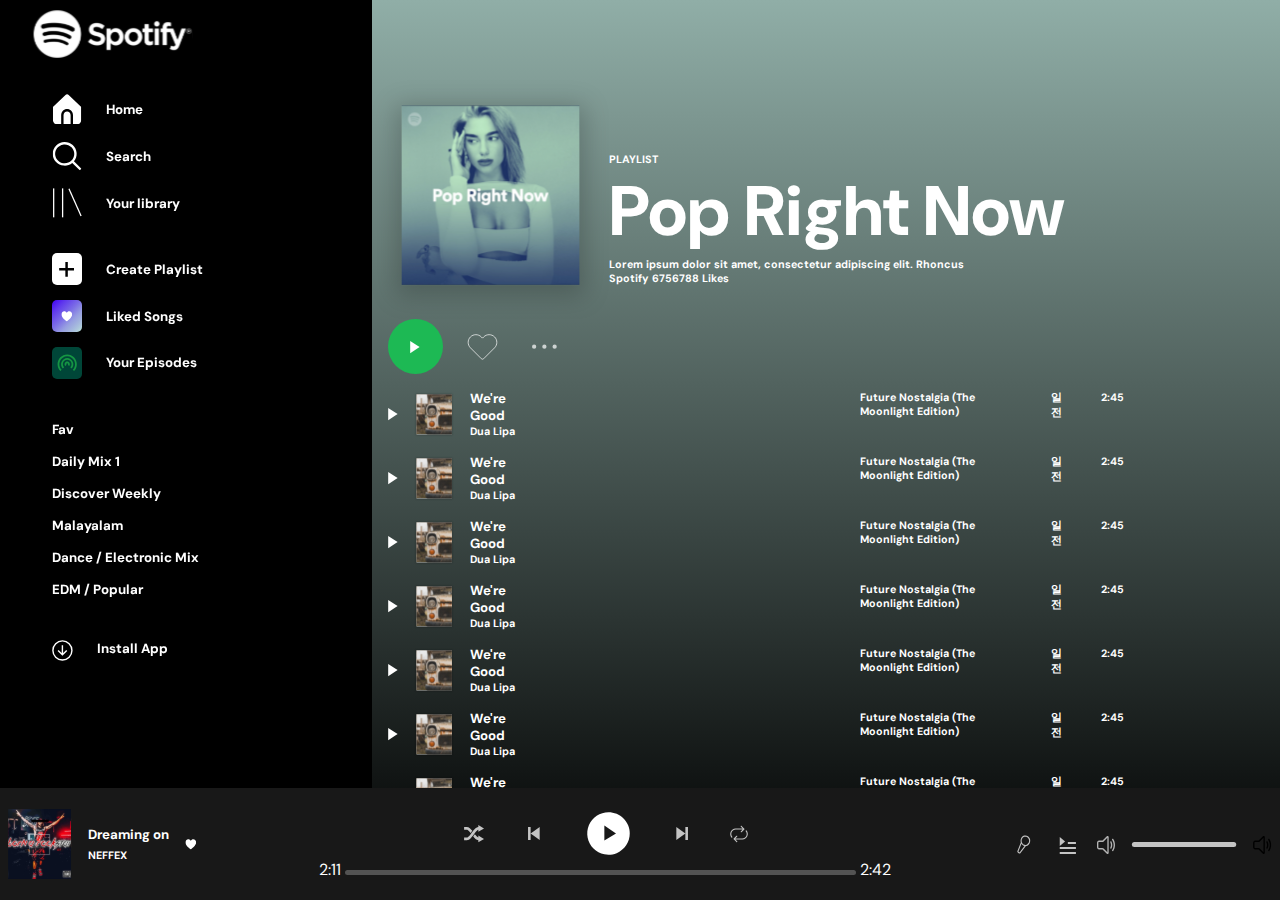
<file: library.html>
<!DOCTYPE html>
<html lang="en">

<head>
    <meta charset="UTF-8">
    <meta name="viewport" content="width=device-width, initial-scale=1.0">
    <title>Spotify</title>
    <link rel="stylesheet" href="library-style.css">
</head>

<body>
    <div class="left-section">
        <img src="./assets/logo.svg" alt="">
        <div class="left-opt-top">
            <div class="nav-link">
                <img src="./assets/home-logo.svg" alt="">
                <h5>Home</h5>
            </div>
            <div class="nav-link">
                <img src="./assets/search-logo.svg" alt="">
                <h5>Search</h5>
            </div>
            <div class="nav-link">
                <img src="./assets/library-logo.svg" alt="">
                <h5><a href="library.html" style="text-decoration: none;">Your library</a></h5>
            </div>
        </div>
        <div class="left-opt-mid">
            <div class="nav-link">
                <div class="icon-div" style="background-color: white;"><img src="./assets/create.svg" alt=""></div>
                <h5>Create Playlist</h5>
            </div>
            <div class="nav-link">
                <div class="icon-div" style="background: linear-gradient(135deg, #4000F4 0%, #603AED 22.48%, #7C6EE6 46.93%, #979FE1 65.71%, #A2B3DE 77.68%, #ADC8DC 88.93%, #C0ECD7 100%);
                "><img src="./assets/liked.svg" alt=""></div>
                <h5>Liked Songs</h5>
            </div>
            <div class="nav-link">
                <div class="icon-div" style="background: #004638;"><img src="./assets/your.svg" alt=""></div>
                <h5>Your Episodes</h5>
            </div>
        </div>
        <div class="left-opt-bottom">
            <h5>Fav</h5>
            <h5>Daily Mix 1</h5>
            <h5>Discover Weekly</h5>
            <h5>Malayalam</h5>
            <h5>Dance / Electronic Mix</h5>
            <h5>EDM / Popular</h5>
        </div>
        <div class="install-app">
            <img src="./assets/install.svg" alt="">
            <h5>Install App</h5>
        </div>
    </div>
    <div class="main-body">
        <div class="upper-div">
            <img src="./assets/library-img.svg" height="239px" alt="">
            <div>
                <h6>PLAYLIST</h6>
                <h1>Pop Right Now</h1>
                <h6>Lorem ipsum dolor sit amet, consectetur adipiscing elit. Rhoncus</h6>
                <h6>Spotify 6756788 Likes</h6>
            </div>
        </div>
        <div class="library-songs-div">
            <div class="library-icons">
                <div><img src="./assets/player-icon.svg" alt=""></div>
                <img src="./assets/wishlist.svg" alt="">
                <img src="./assets/more.svg" alt="">
            </div>
        </div>
        <div class="song-list" >
            <div class="playing-songs">
                <div class="playing-song">
                    <img src="./assets/player-icon.svg" class="icon" alt="">
                    <img src="./assets/song-image1.svg" class="img" alt="">
                    <div class="song-info">
                        <h5>We're Good</h5>
                        <h6>Dua Lipa</h6>
                    </div>
                    <h6>Future Nostalgia (The Moonlight Edition)</h6>
                    <h6>일 전</h6>
                    <h6>2:45</h6>

                </div>
                <div class="playing-song">
                    <img src="./assets/player-icon.svg" class="icon" alt="">
                    <img src="./assets/song-image1.svg" class="img" alt="">
                    <div class="song-info">
                        <h5>We're Good</h5>
                        <h6>Dua Lipa</h6>
                    </div>
                    <h6>Future Nostalgia (The Moonlight Edition)</h6>
                    <h6>일 전</h6>
                    <h6>2:45</h6>

                </div>
                <div class="playing-song">
                    <img src="./assets/player-icon.svg" class="icon" alt="">
                    <img src="./assets/song-image1.svg" class="img" alt="">
                    <div class="song-info">
                        <h5>We're Good</h5>
                        <h6>Dua Lipa</h6>
                    </div>
                    <h6>Future Nostalgia (The Moonlight Edition)</h6>
                    <h6>일 전</h6>
                    <h6>2:45</h6>

                </div>
                <div class="playing-song">
                    <img src="./assets/player-icon.svg" class="icon" alt="">
                    <img src="./assets/song-image1.svg" class="img" alt="">
                    <div class="song-info">
                        <h5>We're Good</h5>
                        <h6>Dua Lipa</h6>
                    </div>
                    <h6>Future Nostalgia (The Moonlight Edition)</h6>
                    <h6>일 전</h6>
                    <h6>2:45</h6>

                </div>
                <div class="playing-song">
                    <img src="./assets/player-icon.svg" class="icon" alt="">
                    <img src="./assets/song-image1.svg" class="img" alt="">
                    <div class="song-info">
                        <h5>We're Good</h5>
                        <h6>Dua Lipa</h6>
                    </div>
                    <h6>Future Nostalgia (The Moonlight Edition)</h6>
                    <h6>일 전</h6>
                    <h6>2:45</h6>

                </div>
                <div class="playing-song">
                    <img src="./assets/player-icon.svg" class="icon" alt="">
                    <img src="./assets/song-image1.svg" class="img" alt="">
                    <div class="song-info">
                        <h5>We're Good</h5>
                        <h6>Dua Lipa</h6>
                    </div>
                    <h6>Future Nostalgia (The Moonlight Edition)</h6>
                    <h6>일 전</h6>
                    <h6>2:45</h6>

                </div>
                <div class="playing-song">
                    <img src="./assets/player-icon.svg" class="icon" alt="">
                    <img src="./assets/song-image1.svg" class="img" alt="">
                    <div class="song-info">
                        <h5>We're Good</h5>
                        <h6>Dua Lipa</h6>
                    </div>
                    <h6>Future Nostalgia (The Moonlight Edition)</h6>
                    <h6>일 전</h6>
                    <h6>2:45</h6>

                </div>
                <div class="playing-song">
                    <img src="./assets/player-icon.svg" class="icon" alt="">
                    <img src="./assets/song-image1.svg" class="img" alt="">
                    <div class="song-info">
                        <h5>We're Good</h5>
                        <h6>Dua Lipa</h6>
                    </div>
                    <h6>Future Nostalgia (The Moonlight Edition)</h6>
                    <h6>일 전</h6>
                    <h6>2:45</h6>

                </div>
            </div>
        </div>
    </div>

    <div class="player-div">
        <div class="left">
            <img src="./assets/thumb.svg" alt="">
            <div>
                <div>
                    <h5 style="margin-bottom: 0.3rem;">Dreaming on</h5>
                    <h6>NEFFEX</h6>
                </div>
                <img style="color: green;" src="./assets/liked.svg" alt="">
            </div>
        </div>
        <div class="mid">
            <div class="icons">
                <img src="./assets/shuffle.svg" alt="">
                <img src="./assets/prev.svg" alt="">
                <img src="./assets/play.svg" alt="">
                <img src="./assets/next.svg" alt="">
                <img src="./assets/loop.svg" alt="">
            </div>
            <div class="line">
                <span>2:11</span>
                <img src="./assets/line.svg" alt="">
                <span>2:42</span>
            </div>
        </div>
        <div class="right">
            <img src="./assets/mic.svg" alt="">
            <img src="./assets/save.svg" alt="">
            <img src="./assets/vol.svg" alt="">
            <img src="./assets/vol-bar.svg" alt="">
            <img src="./assets/expand.svg" alt="">
        </div>
    </div>
</body>

</html>
</file>
<file: library-style.css>
@import url('https://fonts.googleapis.com/css2?family=DM+Sans:opsz,wght@9..40,200;9..40,300;9..40,400;9..40,500;9..40,600;9..40,700&family=Poppins:wght@200;300;400&display=swap');

* {
    margin: 0;
    padding: 0;
    font-family: 'DM Sans', sans-serif;
    box-sizing: border-box;
    color: white;
}

body {
    background-color: black;
}

.left-section {
    width: 371.801px;
    height: 100vh;
    position: fixed;
    top: 0;
    flex-shrink: 0;
    padding-left: 2rem;
}

.left-section>img {
    margin-block: 0.6rem;
    height: 3rem;
}

.left-opt-top {
    margin-top: 1rem;
    margin-bottom: 1.5rem;
}

.left-opt-top>div,
.left-opt-mid>div {
    display: flex;
    align-items: center;
    margin-bottom: 0.3rem;
    padding: 5px 20px;
    border-radius: 6px;
    cursor: pointer;
}

.icon-div {
    width: 29.645px;
    height: 32.116px;
    flex-shrink: 0;
    margin-right: 1.5rem;
    display: flex;
    justify-content: center;
    align-items: center;
    border-radius: 5px;
}

.left-opt-top>div>img {
    width: 29.645px;
    height: 32.116px;
    flex-shrink: 0;
    margin-right: 1.5rem;
}

.nav-link:hover {
    background: #282828;
    border-radius: 6px;
}

.left-opt-bottom {
    margin-block: 2rem;
}

.left-opt-bottom>h5 {
    padding: 5px 20px;
    border-radius: 6px;
    margin-bottom: 5px;
}

.install-app {
    display: flex;
    padding: 5px 20px;
}

.install-app>img {
    margin-right: 1.5rem;
    height: 1.3rem;
}

/* main body */
.main-body {
    width: 100%;
    position: absolute;
    top: 0;
    left: 371.801px;
    padding-right: 8rem;
    overflow-y: auto;
    background: linear-gradient(180deg, #90AEA7 0%, #000 100%);
}
.upper-div {
    padding-bottom: 10rem;
    padding-top: 5rem;
    width: 100%;
    display: flex;
    align-items: end;
}
.upper-div>div>h1 {
    font-size: 70px;
    font-weight: 800;
}
.upper-div>div {
    margin-bottom: 2.1rem;
}
.library-songs-div {
    margin-top: -10rem;
    background-color: transparent;
}
.library-songs-div{
    position: relative;
    z-index: 2;
}
.library-icons {
    padding-left: 1rem;
    display: flex;
    gap: 1rem;
}
.library-icons>div {
    height: 55px;
    width: 55px;
    background-color: rgb(29, 185, 84, 1);
    border-radius: 50%;
    display: flex;
    justify-content: center;
    align-items: center;
}
/* song */
.heading {
    display: flex;
}
.playing-song {
    display: flex;
    width: 60vw;
}
.playing-songs {
    display: flex;
    flex-direction: column;
    margin-top: 1rem;
    gap: 1rem;
}
.song-info {
    display: flex;
    flex-direction: column;
    margin-right: 20rem;
}
.playing-song>h6 {
    margin-inline: 1rem;
}
.playing-song>.icon {
    margin-inline: 1rem;
}
.playing-song>.img {
    margin-right: 1rem;
}

.main-body>h2 {
    margin-top: 1.2rem;
    margin-bottom: 1rem;
}

.main-body>h3 {
    margin-top: 1rem;
    margin-bottom: 2rem;
}

.my-playlists {
    display: flex;
    flex-wrap: wrap;
    gap: 1rem;
}

.playlist {
    display: flex;
    justify-content: start;
    align-items: center;
    width: 20vw;
    /* min-width: 20rem; */
    border-radius: 4px;
    background: #303030;
}

.img-container {
    width: 60px;
    height: 60px;
    display: flex;
    justify-content: center;
    align-items: center;
    margin-right: 1rem;
}

.img-container>img {
    object-fit: cover;
}

.main-body-top {
    display: flex;
    justify-content: space-between;
}

.arrows {
    display: flex;
    justify-content: space-between;
    width: 5rem;
}

.arrows>div {
    background-color: #131313;
    border-radius: 50%;
    height: 2rem;
    width: 2rem;
    display: flex;
    justify-content: center;
    align-items: center;
}

.profile {
    display: flex;
    align-items: center;
    gap: 5px;
    border-radius: 33px;
    background: #0A0A0A;
    width: fit-content;
    padding: 1px 7px;
}

.songs {
    display: flex;
    flex-wrap: wrap;
    gap: 1rem;
}

.song {
    width: 15vw;
    background: #181818;
    border-radius: 5px;
    /* min-width: 10rem; */
    display: flex;
    flex-direction: column;
    justify-content: flex-start;
    padding-top: 20px;
    padding-inline: 10px;
    cursor: pointer;

}

.song:hover {
    background-color: #2f2f2f;
}

.song>h4 {
    color: #FFF;
    font-family: DM Sans;
    font-size: 21px;
    font-style: normal;
    font-weight: 500;
    line-height: normal;
    letter-spacing: -0.42px;
    font-size: 1.2rem;
    margin-top: 12px;
}

.song>p {
    color: #B3B3B3;
    font-family: DM Sans;
    font-size: 15px;
    font-style: normal;
    font-weight: 500;
    line-height: normal;
    letter-spacing: 0.15px;
}

.player-div {
    position: fixed;
    bottom: 0;
    height: 112px;
    padding: 0.5rem;
    width: 100%;
    display: flex;
    align-items: center;
    background: #181818;
}
body::-webkit-scrollbar{
    display: none;
}
.main-body::-webkit-scrollbar{
    width: 10px;
    /* color: blue; */
}
.main-body::-webkit-scrollbar-thumb{
    background-color: rgba(255, 255, 255, 0.112);
}
.main-body::-webkit-scrollbar-thumb:hover{
    background-color: rgba(255, 255, 255, 0.466);
}

.left {
    left: 0;
    display: flex;
    gap: 1rem;
}
.left>div{
    display: flex;
    justify-content: space-between;
    align-items: center;
    gap: 1rem;
}
.mid {
    margin: auto;
}
.icons {
    width: 50%;
    margin: auto;
    display: flex;
    justify-content: space-between;
    align-items: center;
    gap: 1rem;
}
.right {
    right: 0;
    display: flex;
    justify-content: space-between;
    align-items: center;
    gap: 1rem;
}


@media screen and (max-width:768px){
    .left-section>img, .left-opt-top>div>h5, .left-opt-mid>div>h5, .left-opt-bottom, .install-app {
        display: none;
    }
    .left-section {
        width: max-content;
        padding: 0;
    }
    .main-body {
        left: 4rem;
        height: 100rem;
        border-radius: 4px;
        padding: 1rem;
    }
    .my-playlists {
        width: 70vw;
    }
    .playlist {
        width: 100%;
    }
    .songs {
        width: 96%;
        justify-content: center;
    }
    .song {
        width: 32vw;
        /* background-color: blue; */
    }
    .player-div {
        display: flex;
        flex-direction: column;
        width: 100vw;
        justify-content: center;
        align-items: center;
        margin: 0;
        height: 90px;
    }
    .line {
        display: none;
    }
    .mid {
        margin: 0;
    }
    .left, .right {
        display: none;
    }
    .icons {
        width: 100%;
    }
}
</file>
